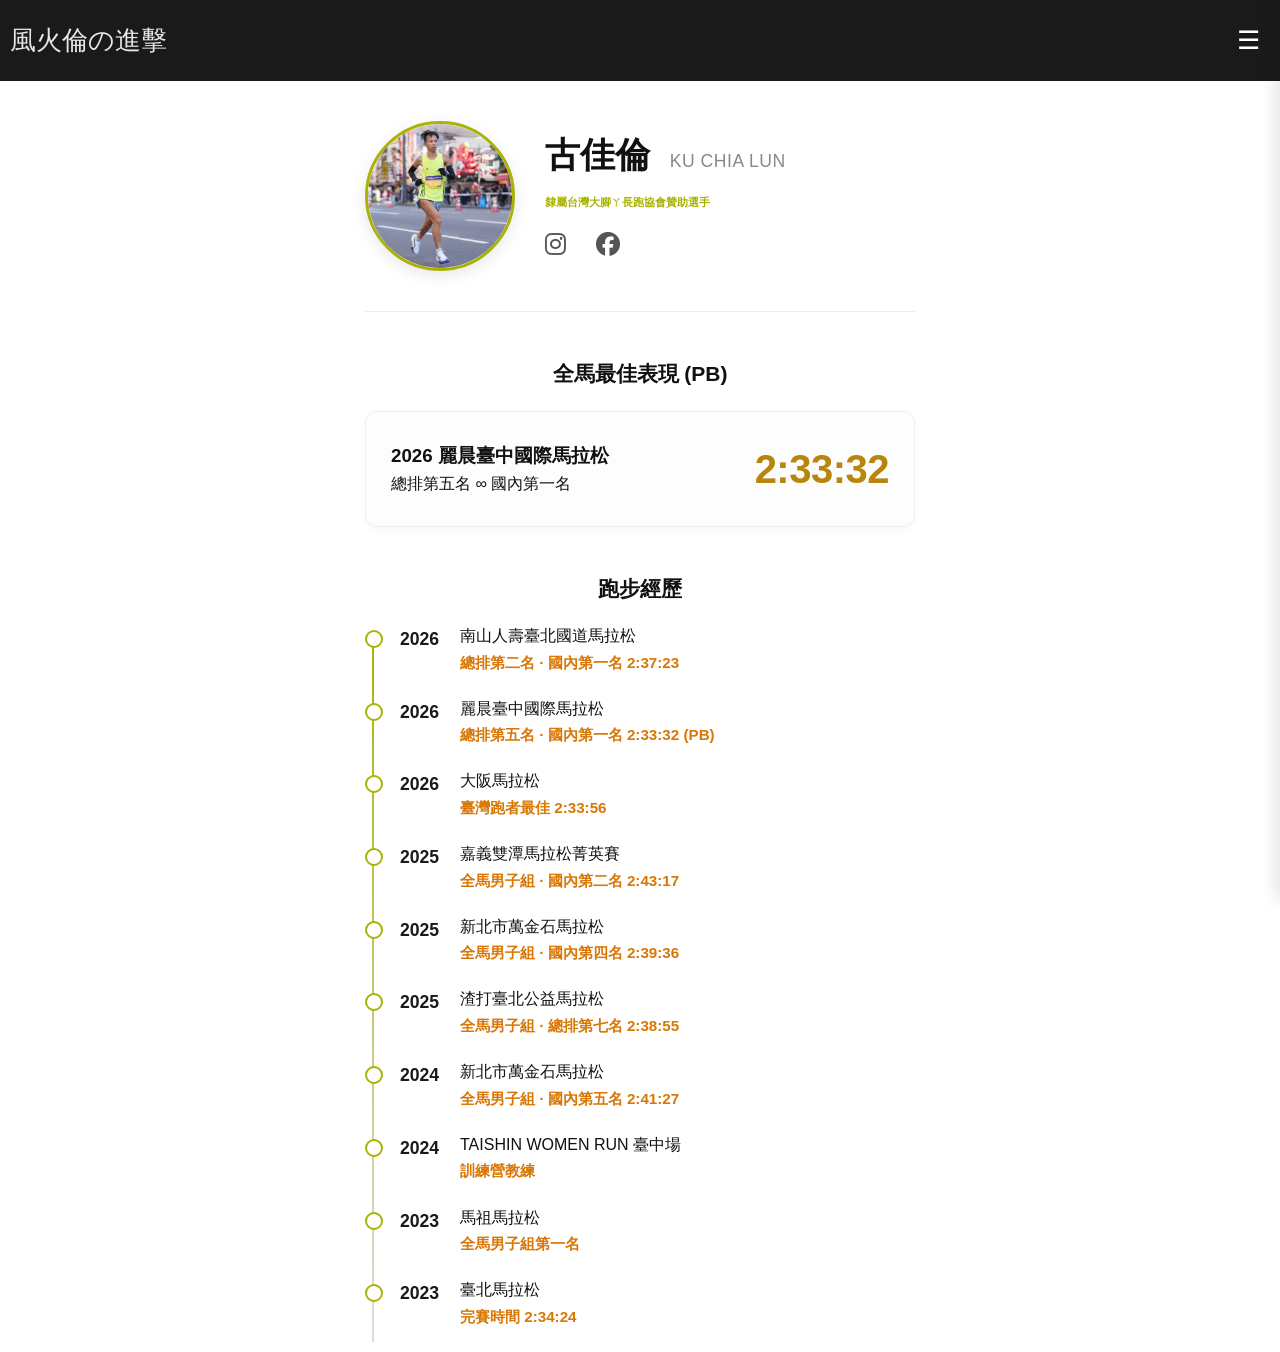
<file: coach.html>
<!DOCTYPE html>
<html lang="zh-Hant">

<head>
    <meta charset="UTF-8">
    <meta name="viewport" content="width=device-width, initial-scale=1.0">
    <title>教練資歷 - 跑班訓練營</title>
    <!-- 引入 Font Awesome 圖標 -->
    <link rel="stylesheet" href="https://cdnjs.cloudflare.com/ajax/libs/font-awesome/6.4.0/css/all.min.css">
    <link rel="stylesheet" href="style.css">
</head>

<body>

    <div id="navBar"></div>
    <div id="sliderMenu"></div>
    <div class="overlay" id="overlay"></div>

    <section class="container">
        <!-- 教練個人主視覺 -->
        <header class="coach-profile">
            <div class="profile-image-wrapper">
                <img src="images/osaka2026.jpg" alt="古佳倫 KU CHIA LUN" class="profile-img">
            </div>
            <div class="coach-info">
                <h1>古佳倫 <span class="en-name">KU CHIA LUN</span></h1>
                <p class="affiliation">隸屬台灣大腳ㄚ長跑協會贊助選手</p>
                <div class="social-links">
                    <a href="https://www.instagram.com/kuchialun" target="_blank" title="Instagram"><i
                            class="fab fa-instagram"></i></a>
                    <a href="https://www.facebook.com/share/1C6DxMXzxu" target="_blank" title="Facebook"><i
                            class="fab fa-facebook"></i></a>
                </div>
            </div>
        </header>

        <!-- 全馬最佳表現 -->
        <div class="pb-section">
            <h2 class="section-title">全馬最佳表現 (PB)</h2>
            <div class="pb-card">
                <div class="pb-detail">
                    <h3>2026 麗晨臺中國際馬拉松</h3>
                    <p>總排第五名 ∞ 國內第一名</p>
                </div>
                <div class="pb-time">2:33:32</div>
            </div>
        </div>

        <!-- 跑步經歷清單 -->
        <div class="experience-section">
            <h2 class="section-title">跑步經歷</h2>
            <ul class="exp-list">
                <li>
                    <span class="year">2026</span>
                    <div class="desc">南山人壽臺北國道馬拉松<br><small>總排第二名 · 國內第一名 2:37:23</small></div>
                </li>
                <li>
                    <span class="year">2026</span>
                    <div class="desc">麗晨臺中國際馬拉松<br><small>總排第五名 · 國內第一名 2:33:32 (PB)</small></div>
                </li>
                <li>
                    <span class="year">2026</span>
                    <div class="desc">大阪馬拉松<br><small>臺灣跑者最佳 2:33:56</small></div>
                </li>
                <li>
                    <span class="year">2025</span>
                    <div class="desc">嘉義雙潭馬拉松菁英賽<br><small>全馬男子組 · 國內第二名 2:43:17</small></div>
                </li>
                <li>
                    <span class="year">2025</span>
                    <div class="desc">新北市萬金石馬拉松<br><small>全馬男子組 · 國內第四名 2:39:36</small></div>
                </li>
                <li>
                    <span class="year">2025</span>
                    <div class="desc">渣打臺北公益馬拉松<br><small>全馬男子組 · 總排第七名 2:38:55</small></div>
                </li>
                <li>
                    <span class="year">2024</span>
                    <div class="desc">新北市萬金石馬拉松<br><small>全馬男子組 · 國內第五名 2:41:27</small></div>
                </li>
                <li>
                    <span class="year">2024</span>
                    <div class="desc">TAISHIN WOMEN RUN 臺中場<br><small>訓練營教練</small></div>
                </li>
                <li>
                    <span class="year">2023</span>
                    <div class="desc">馬祖馬拉松<br><small>全馬男子組第一名</small></div>
                </li>
                <li>
                    <span class="year">2023</span>
                    <div class="desc">臺北馬拉松<br><small>完賽時間 2:34:24</small></div>
                </li>
            </ul>
        </div>
    </section>
    <script src="script.js"></script>
</body>

</html>
</file>
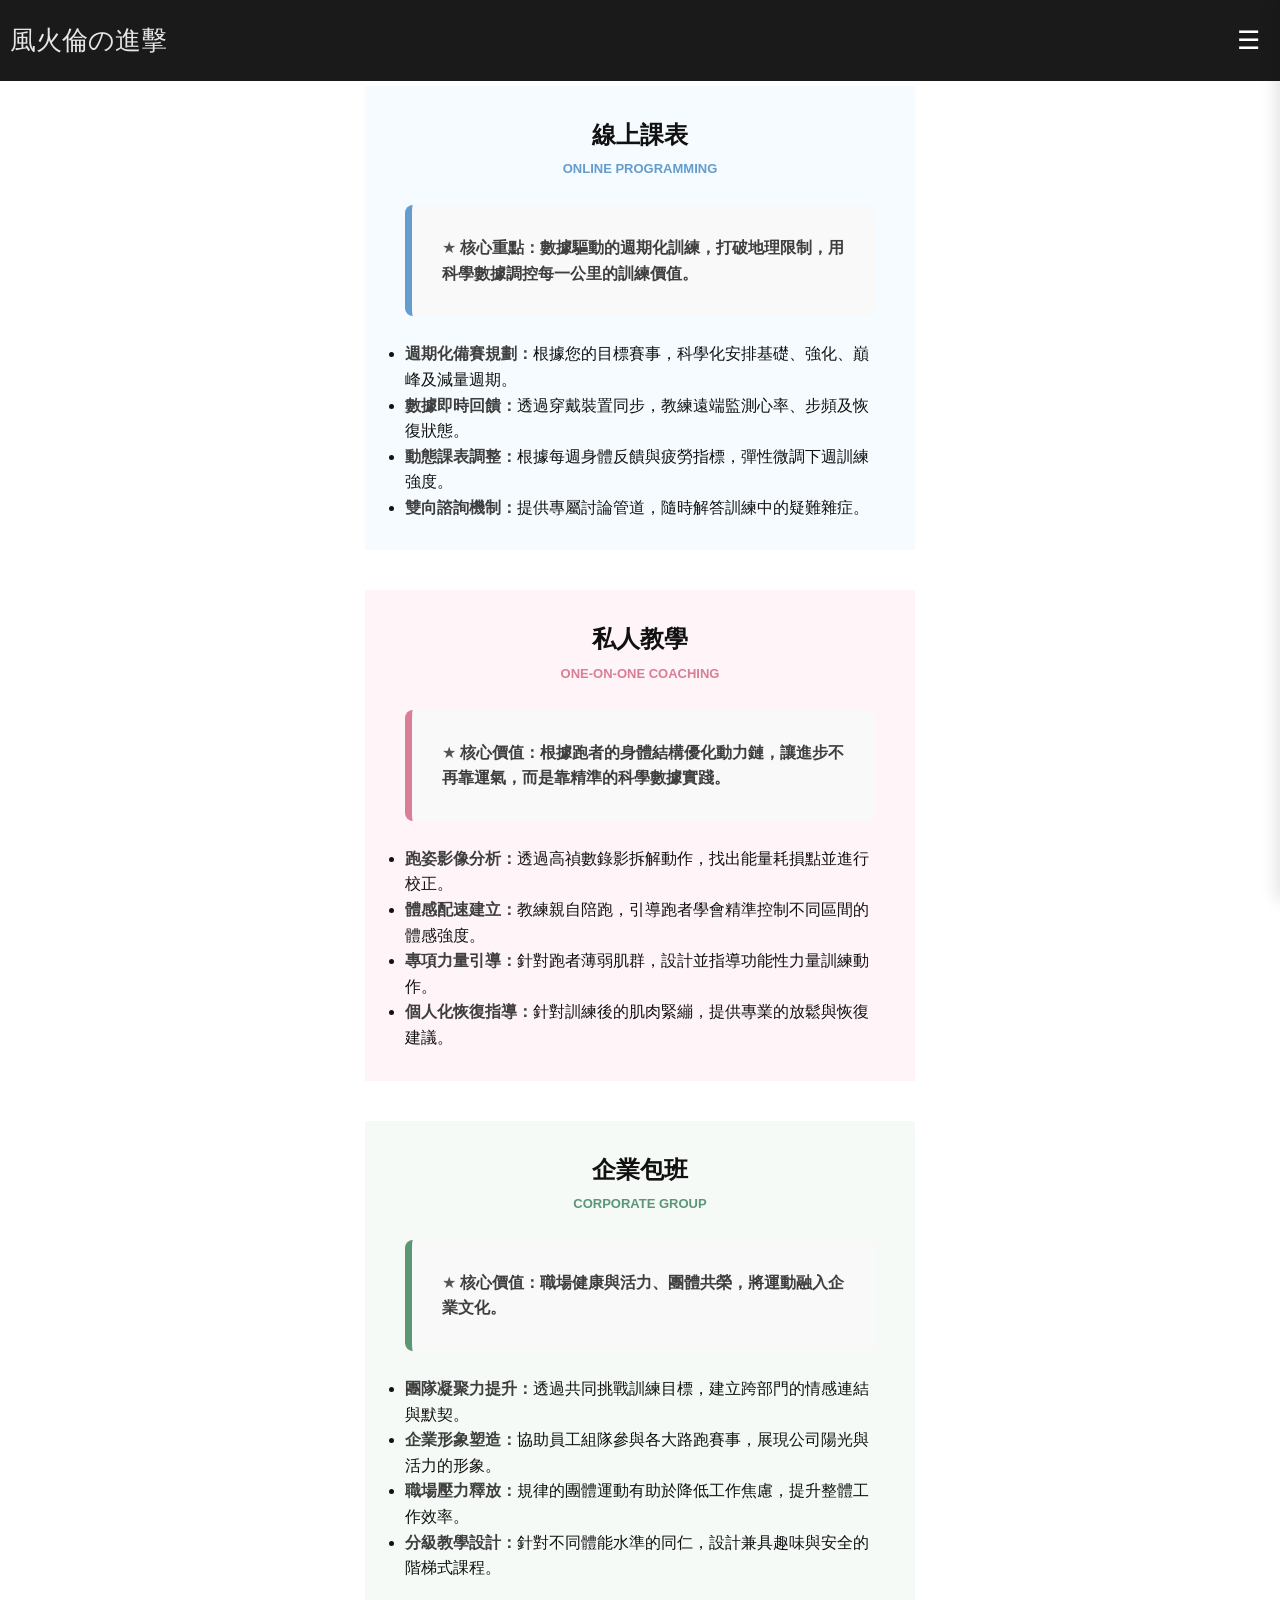
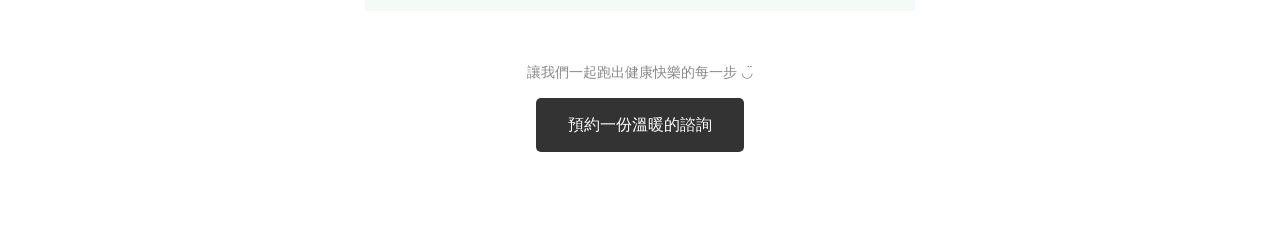
<file: courses.html>
<!DOCTYPE html>
<html lang="zh-Hant">

<head>
    <meta charset="UTF-8">
    <meta name="viewport" content="width=device-width, initial-scale=1.0">
    <title>課程簡介 - 跑者服務中心</title>
    <link rel="stylesheet" href="style.css">
</head>

<body>

        <div id="navBar"></div>
    <div id="sliderMenu"></div>
    <div class="overlay" id="overlay"></div>

    <section class="container">
        <div class="block-wrapper online">
            <div class="container">
                <h2>線上課表</h2>
                <p class="subtitle">ONLINE PROGRAMMING</p>
                <div class="card">
                    ★ <span class="core-text">核心重點：數據驅動的週期化訓練，打破地理限制，用科學數據調控每一公里的訓練價值。</span>
                </div>
                <ul>
                    <li><span class="bold-item">週期化備賽規劃：</span>根據您的目標賽事，科學化安排基礎、強化、巔峰及減量週期。</li>
                    <li><span class="bold-item">數據即時回饋：</span>透過穿戴裝置同步，教練遠端監測心率、步頻及恢復狀態。</li>
                    <li><span class="bold-item">動態課表調整：</span>根據每週身體反饋與疲勞指標，彈性微調下週訓練強度。</li>
                    <li><span class="bold-item">雙向諮詢機制：</span>提供專屬討論管道，隨時解答訓練中的疑難雜症。</li>
                </ul>
            </div>
        </div>

        <div class="block-wrapper private">
            <div class="container">
                <h2>私人教學</h2>
                <p class="subtitle">ONE-ON-ONE COACHING</p>
                <div class="card">
                    ★ <span class="core-text">核心價值：根據跑者的身體結構優化動力鏈，讓進步不再靠運氣，而是靠精準的科學數據實踐。</span>
                </div>
                <ul>
                    <li><span class="bold-item">跑姿影像分析：</span>透過高禎數錄影拆解動作，找出能量耗損點並進行校正。</li>
                    <li><span class="bold-item">體感配速建立：</span>教練親自陪跑，引導跑者學會精準控制不同區間的體感強度。</li>
                    <li><span class="bold-item">專項力量引導：</span>針對跑者薄弱肌群，設計並指導功能性力量訓練動作。</li>
                    <li><span class="bold-item">個人化恢復指導：</span>針對訓練後的肌肉緊繃，提供專業的放鬆與恢復建議。</li>
                </ul>
            </div>
        </div>

        <div class="block-wrapper group">
            <div class="container">
                <h2>企業包班</h2>
                <p class="subtitle">CORPORATE GROUP</p>
                <div class="card">
                    ★ <span class="core-text">核心價值：職場健康與活力、團體共榮，將運動融入企業文化。</span>
                </div>
                <ul>
                    <li><span class="bold-item">團隊凝聚力提升：</span>透過共同挑戰訓練目標，建立跨部門的情感連結與默契。</li>
                    <li><span class="bold-item">企業形象塑造：</span>協助員工組隊參與各大路跑賽事，展現公司陽光與活力的形象。</li>
                    <li><span class="bold-item">職場壓力釋放：</span>規律的團體運動有助於降低工作焦慮，提升整體工作效率。</li>
                    <li><span class="bold-item">分級教學設計：</span>針對不同體能水準的同仁，設計兼具趣味與安全的階梯式課程。</li>
                </ul>
            </div>
        </div>

        <div class="footer">
            <p class="footer-msg">讓我們一起跑出健康快樂的每一步 ◡̈</p>
            <a href="form.html" class="btn" style="border-radius: 5px ; display: inline-block">預約一份溫暖的諮詢</a>
        </div>
    </section>
    <script src="script.js"></script>
</body>

</html>
</file>
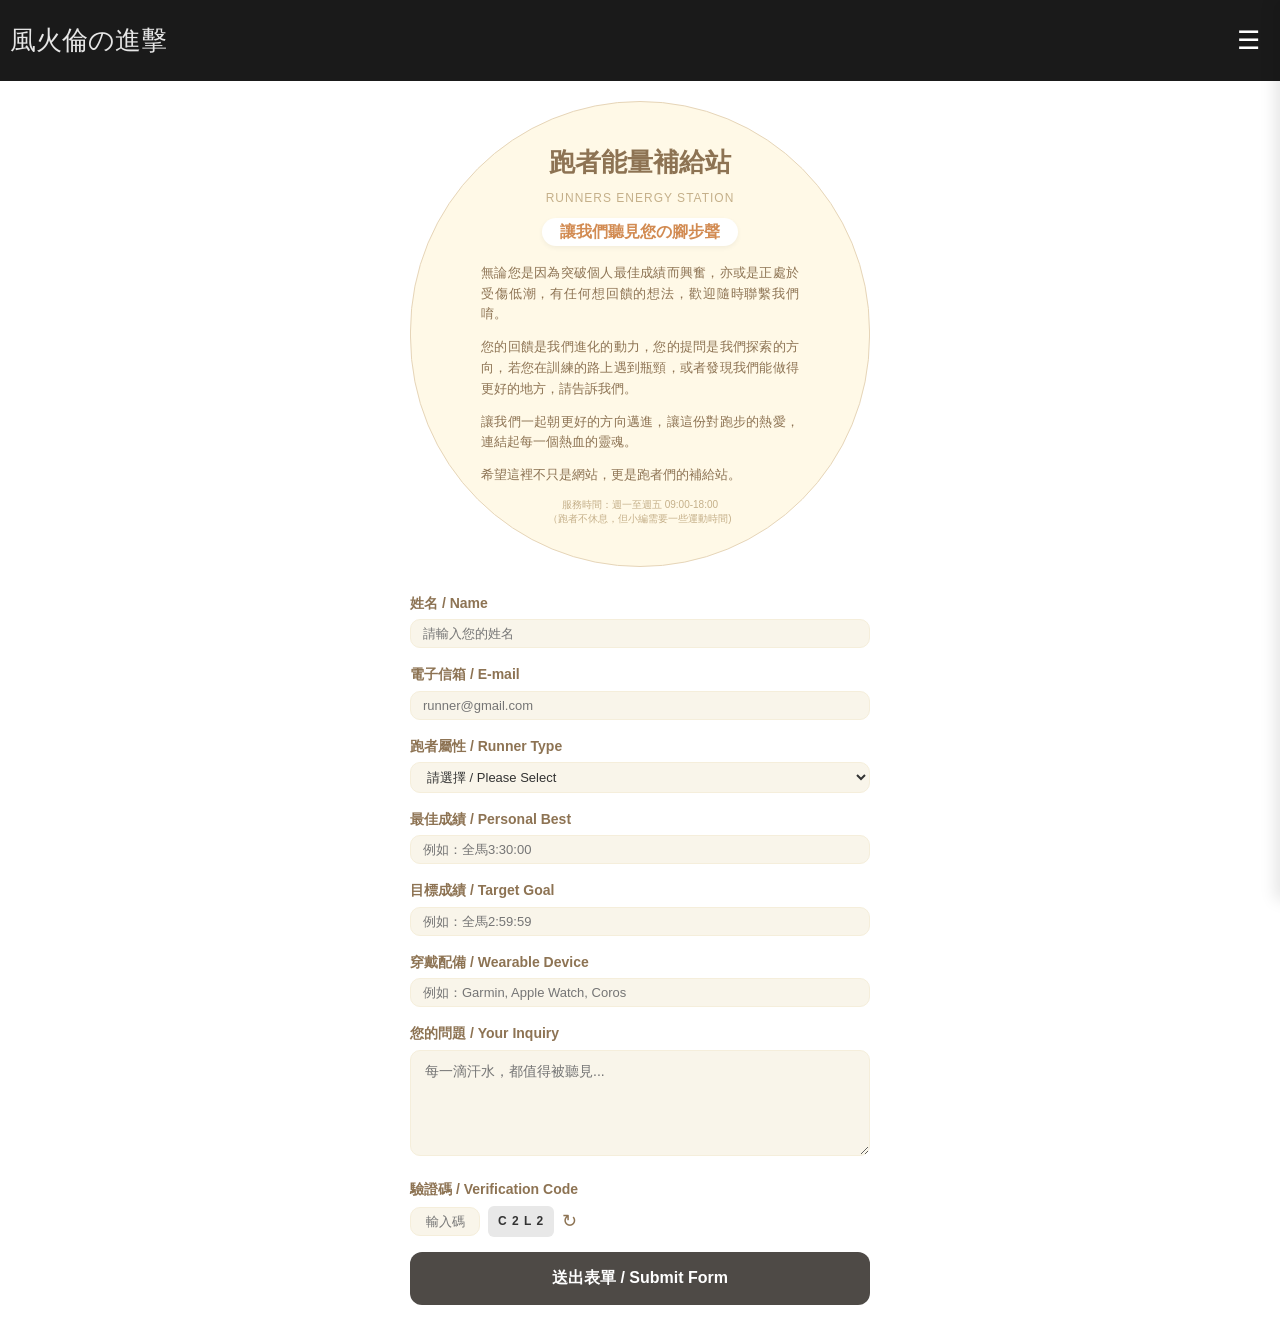
<file: form.html>
<!DOCTYPE html>
<html lang="zh-Hant">
<head>
    <meta charset="UTF-8">
    <meta name="viewport" content="width=device-width, initial-scale=1.0">
    <link rel="stylesheet" href="https://cdnjs.cloudflare.com/ajax/libs/font-awesome/6.4.0/css/all.min.css">
    <link rel="stylesheet" href="style.css">
    <title>跑者能量補給站</title>
    <style>
        body {
            font-family: "Microsoft JhengHei", sans-serif;
            margin: 0;
            background-color: #ffffff;
            color: #8D7353;
        }

        .nav-bar {
            background-color: #333;
            display: flex;
            justify-content: space-around;
            padding: 12px 0;
            text-align: center;
        }
        .nav-bar a {
            text-decoration: none;
            color: white;
            display: flex;
            flex-direction: column;
        }
        .nav-bar .cn { font-size: 16px; font-weight: bold; }
        .nav-bar .en { font-size: 10px; opacity: 0.9; margin-top: 2px; text-transform: uppercase; }

        .main-container {
            max-width: 500px;
            margin: 0 auto;
            padding: 20px;
        }

        .stadium-header {
            background-color: #FFF9E7;
            border: 1px solid #E6D5B8;
            border-radius: 250px; 
            padding: 40px 70px;  
            text-align: center;
            margin-bottom: 25px;
        }
        
        .title-main { font-size: 26px; font-weight: bold; margin: 0; }
        
        .title-sub-en { 
            font-size: 12px; 
            letter-spacing: 1px; 
            margin: 5px 0 10px 0; 
            color: #C5B08A; 
            text-transform: uppercase;
            white-space: nowrap; 
        }
        
        .highlight-box {
            background-color: #ffffff;
            color: #D28B52;
            padding: 6px 18px; 
            border-radius: 25px;
            display: inline-block;
            font-weight: bold;
            font-size: 16px; 
            box-shadow: 0 2px 5px rgba(0,0,0,0.05);
            margin-bottom: 5px;
            line-height: 1;
        }

        .description {
            font-size: 13px;
            text-align: justify;
            margin: 0 auto;
            color: #8D7353;
            line-height: 1.6;
        }
        .description p { margin: 12px 0; }

        .service-time {
            font-size: 10px;
            color: #C5B08A;
            margin-top: 10px; 
            line-height: 1.4;
        }

        .form-group { margin-bottom: 15px; }
        .form-label { font-weight: bold; font-size: 14px; margin-bottom: 5px; display: block; color: #8D7353; }
        
        .input-box {
            width: 100%;
            padding: 6px 12px; 
            border: 1px solid #F5EEDB;
            background-color: #F9F5EA; 
            border-radius: 10px;
            box-sizing: border-box;
            color: #333;
            font-size: 13px;
        }
        
        .input-box-large {
            padding: 12px 14px;
            font-size: 14px;
        }

        /* 驗證碼區塊：距離縮短至合適位置 */
        .captcha-container {
            display: flex;
            align-items: center;
            gap: 8px; /* 調整為更接近的距離 */
        }
        .captcha-input {
            width: 70px !important;
            padding: 6px 8px !important;
            text-align: center;
        }
        .captcha-display {
            background-color: #E8E8E8; 
            padding: 6px 10px; 
            border-radius: 6px;
            font-weight: bold;
            letter-spacing: 1px;
            color: #333;
            font-size: 12px;
        }
        .refresh-btn {
            font-size: 18px;
            color: #8D7353;
            cursor: pointer;
            border: none;
            background: none;
            padding: 0;
            display: flex;
            align-items: center;
        }

        .submit-btn {
            width: 100%;
            padding: 16px;
            background-color: #4E4A46;
            color: #fff;
            border: none;
            border-radius: 12px;
            cursor: pointer;
            font-size: 16px;
            font-weight: bold;
        }
    </style>
</head>
<body>
    <div id="navBar"></div>
    <div id="sliderMenu"></div>
    <div class="overlay" id="overlay"></div>

    <!-- <nav class="nav-bar">
        <a href="coach.html"><span class="cn">教練資歷</span><span class="en">Coach Profile</span></a>
        <a href="courses.html"><span class="cn">課程簡介</span><span class="en">Course</span></a>
        <a href="tools.html"><span class="cn">配速工具</span><span class="en">Pace Tool</span></a>
        <a href="training.html"><span class="cn">訓練日誌</span><span class="en">Training Log</span></a>
        <a href="match.html"><span class="cn">賽事日誌</span><span class="en">Race Log</span></a>
    </nav> -->

    <div class="main-container">
        <div class="stadium-header">
            <h1 class="title-main">跑者能量補給站</h1>
            <p class="title-sub-en">RUNNERS ENERGY STATION</p>
            
            <div class="highlight-box">讓我們聽見您の腳步聲</div>
            
            <div class="description">
                <p>無論您是因為突破個人最佳成績而興奮，亦或是正處於受傷低潮，有任何想回饋的想法，歡迎隨時聯繫我們唷。</p>
                <p>您的回饋是我們進化的動力，您的提問是我們探索的方向，若您在訓練的路上遇到瓶頸，或者發現我們能做得更好的地方，請告訴我們。</p>
                <p>讓我們一起朝更好的方向邁進，讓這份對跑步的熱愛，連結起每一個熱血的靈魂。</p>
                <p>希望這裡不只是網站，更是跑者們的補給站。</p>
            </div>

            <div class="service-time">
                服務時間：週一至週五 09:00-18:00<br>
                （跑者不休息，但小編需要一些運動時間)
            </div>
        </div>

        <form>
            <div class="form-group">
                <label class="form-label">姓名 / Name</label>
                <input type="text" class="input-box" placeholder="請輸入您的姓名">
            </div>

            <div class="form-group">
                <label class="form-label">電子信箱 / E-mail</label>
                <input type="email" class="input-box" placeholder="runner@gmail.com">
            </div>

            <div class="form-group">
                <label class="form-label">跑者屬性 / Runner Type</label>
                <select class="input-box">
                    <option value="">請選擇 / Please Select</option>
                    <option value="beginner">新手跑者 / Beginner Runner</option>
                    <option value="half">半馬跑者 / Half Marathoner</option>
                    <option value="full">全馬跑者 / Full Marathoner</option>
                    <option value="ultra">超馬/越野跑者 / Ultra & Trail Runner</option>
                </select>
            </div>

            <div class="form-group">
                <label class="form-label">最佳成績 / Personal Best</label>
                <input type="text" class="input-box" placeholder="例如：全馬3:30:00">
            </div>

            <div class="form-group">
                <label class="form-label">目標成績 / Target Goal</label>
                <input type="text" class="input-box" placeholder="例如：全馬2:59:59">
            </div>

            <div class="form-group">
                <label class="form-label">穿戴配備 / Wearable Device</label>
                <input type="text" class="input-box" placeholder="例如：Garmin, Apple Watch, Coros">
            </div>

            <div class="form-group">
                <label class="form-label">您的問題 / Your Inquiry</label>
                <textarea class="input-box input-box-large" rows="5" placeholder="每一滴汗水，都值得被聽見..."></textarea>
            </div>

            <div class="form-group">
                <label class="form-label">驗證碼 / Verification Code</label>
                <div class="captcha-container">
                    <input type="text" class="input-box captcha-input" placeholder="輸入碼">
                    <div class="captcha-display" id="captcha">C 2 L 2</div>
                    <button type="button" class="refresh-btn" onclick="refreshCaptcha()">↻</button>
                </div>
            </div>

            <button type="submit" class="submit-btn">送出表單 / Submit Form</button>
        </form>
    </div>

    <script>
        function refreshCaptcha() {
            const codes = ['C 2 L 2', 'R 8 T 4', 'P 9 X 1', 'M 5 K 7', 'A 3 Q 6'];
            const display = document.getElementById('captcha');
            display.innerText = codes[Math.floor(Math.random() * codes.length)];
        }
    </script>
    <script src="script.js"></script>
</body>
</html>
</file>
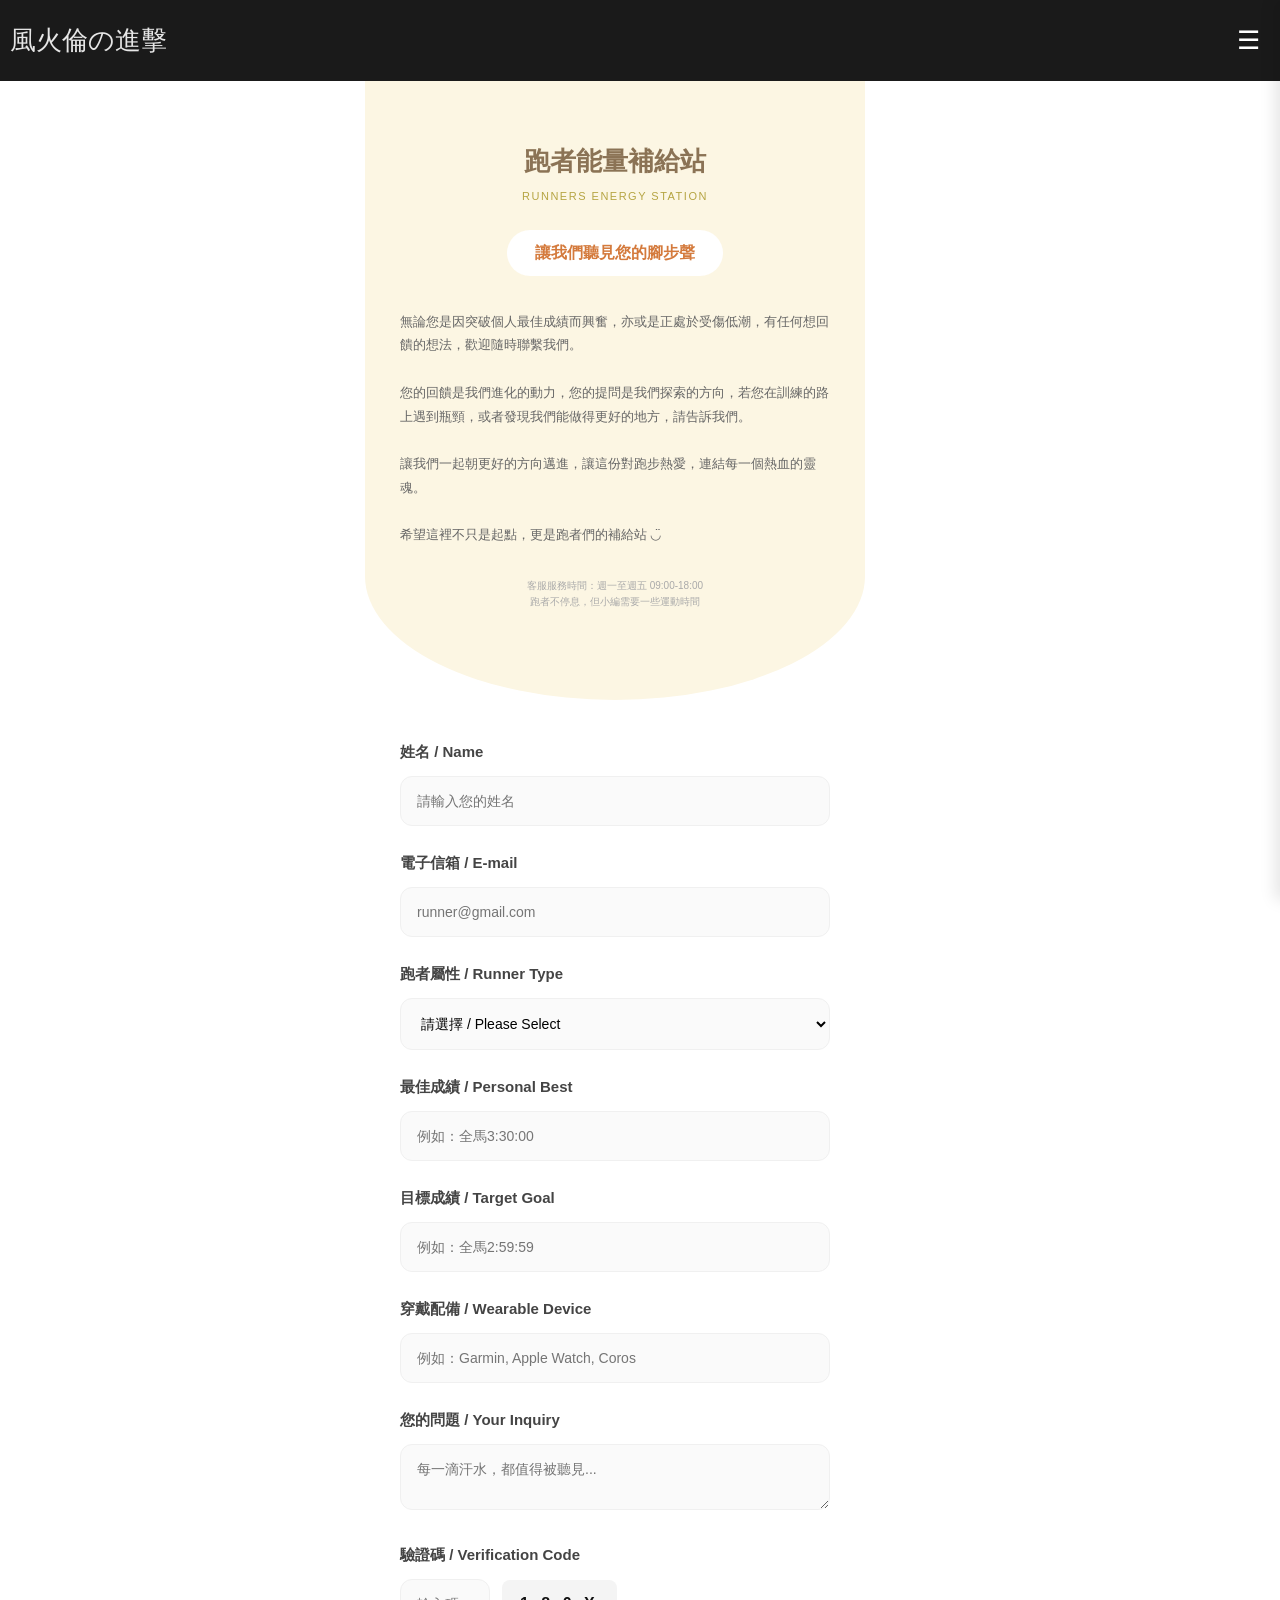
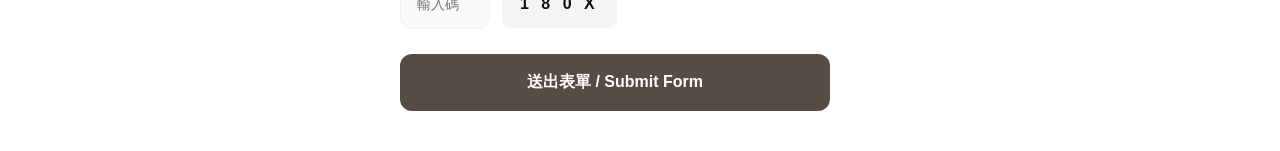
<file: training.html>
<!DOCTYPE html>
<html lang="zh-Hant">

<head>
    <meta charset="UTF-8">
    <meta name="viewport" content="width=device-width, initial-scale=1.0">
    <title>Runner Service Center</title>
    <style>

        
        /* 導覽列：深灰色 #333333 */
        .top-navbar {
            background-color: #333333;
            width: 100%;
            padding: 15px 0;
            position: sticky;
            top: 0;
            z-index: 1000;
        }
        .nav-inner {
            max-width: 500px;
            margin: 0 auto;
            display: flex;
            justify-content: space-around;
        }
        .nav-link {
            color: #ffffff;
            text-decoration: none;
            font-size: 14px;
        }

        /* 奶黃色拋物線頁首：完全依照圖 IMG_5595_15.jpg */
        .playground-header {
            background-color: #fcf6e3; 
            border-bottom-left-radius: 50% 20%; 
            border-bottom-right-radius: 50% 20%;
            padding: 60px 35px 90px 35px;
            text-align: center;
            width: 100%;
            max-width: 500px;
            box-sizing: border-box;
        }
        
        .title { color: #8b7355; font-size: 26px; font-weight: bold; margin: 0; }
        .en-subtitle { color: #b5a442; font-size: 11px; margin: 5px 0 25px 0; letter-spacing: 1.5px; }
        
        .cta-button {
            background-color: #ffffff;
            color: #d47a3c; 
            padding: 10px 28px;
            border-radius: 30px;
            font-weight: bold;
            display: inline-block;
            margin-bottom: 35px;
        }

        .copywriting {
            font-size: 12.5px;
            line-height: 1.9;
            color: #666666;
            text-align: left;
            margin-bottom: 30px;
        }

        .footer-info {
            font-size: 10px;
            color: #aaaaaa;
            line-height: 1.6;
        }

        /* 表單區域與配色 */
        .form-container { width: 100%; max-width: 500px; padding: 40px 35px; box-sizing: border-box; }
        .field { margin-bottom: 25px; }
        
        label { 
            display: block; 
            font-weight: bold; 
            margin-bottom: 12px; 
            color: #444444; 
            font-size: 15px;
        }
        
        input, select, textarea {
            width: 100%;
            padding: 16px;
            border: 1px solid #f0f0f0;
            border-radius: 12px;
            background-color: #fafafa;
            font-size: 14px;
            box-sizing: border-box;
        }

        /* 送出按鈕：深咖啡色 #554d44 */
        .submit-btn {
            width: 100%;
            background-color: #554d44;
            color: #ffffff;
            padding: 18px;
            border: none;
            border-radius: 12px;
            font-size: 16px;
            font-weight: bold;
            cursor: pointer;
        }

        .captcha-area { display: flex; align-items: center; gap: 12px; }
        .captcha-code { background: #f4f4f4; padding: 11px 18px; border-radius: 8px; font-weight: bold; letter-spacing: 4px; }
    </style>
    <link rel="stylesheet" href="style.css">
</head>

<body>

    <div id="navBar"></div>
    <div id="sliderMenu"></div>
    <div class="overlay" id="overlay"></div>

    <section class="container">
        <header class="playground-header">
            <h1 class="title">跑者能量補給站</h1>
            <div class="en-subtitle">RUNNERS ENERGY STATION</div>
            <div class="cta-button">讓我們聽見您的腳步聲</div>
            <div class="copywriting">
                無論您是因突破個人最佳成績而興奮，亦或是正處於受傷低潮，有任何想回饋的想法，歡迎隨時聯繫我們。<br><br>
                您的回饋是我們進化的動力，您的提問是我們探索的方向，若您在訓練的路上遇到瓶頸，或者發現我們能做得更好的地方，請告訴我們。<br><br>
                讓我們一起朝更好的方向邁進，讓這份對跑步熱愛，連結每一個熱血的靈魂。<br><br>
                希望這裡不只是起點，更是跑者們的補給站 ◡̈
            </div>
            <div class="footer-info">
                客服服務時間：週一至週五 09:00-18:00<br>
                跑者不停息，但小編需要一些運動時間
            </div>
        </header>

        <div class="form-container">
            <div class="field">
                <label>姓名 / Name</label>
                <input type="text" placeholder="請輸入您的姓名">
            </div>

            <div class="field">
                <label>電子信箱 / E-mail</label>
                <input type="email" placeholder="runner@gmail.com">
            </div>

            <div class="field">
                <label>跑者屬性 / Runner Type</label>
                <select>
                    <option value="">請選擇 / Please Select</option>
                    <option value="beginner">新手跑者 / Beginner Runner</option>
                    <option value="half-marathon">半馬跑者 / Half Marathon Runner</option>
                    <option value="marathon">全馬跑者 / Full Marathon Runner</option>
                    <option value="ultra-trail">超馬/越野跑者 / Ultra & Trail Runner</option>
                </select>
            </div>

            <div class="field">
                <label>最佳成績 / Personal Best</label>
                <input type="text" placeholder="例如：全馬3:30:00">
            </div>

            <div class="field">
                <label>目標成績 / Target Goal</label>
                <input type="text" placeholder="例如：全馬2:59:59">
            </div>

            <div class="field">
                <label>穿戴配備 / Wearable Device</label>
                <input type="text" placeholder="例如：Garmin, Apple Watch, Coros">
            </div>

            <div class="field">
                <label>您的問題 / Your Inquiry</label>
                <textarea placeholder="每一滴汗水，都值得被聽見..."></textarea>
            </div>

            <div class="field">
                <label>驗證碼 / Verification Code</label>
                <div class="captcha-area">
                    <input type="text" style="width: 90px;" placeholder="輸入碼">
                    <div class="captcha-code">1 8 0 X</div>
                </div>
            </div>

            <button type="button" class="submit-btn">送出表單 / Submit Form</button>
        </div>
    </section>

    <script src="script.js"></script>
</body>

</html>
</file>
<file: style.css>
:root {
           --primary-color: #ffc107;
           /* 活力黃 */
           --accent-green: #a8b305;
           /* 深色螢光綠 (白底用) */
           --dark-color: #1a1a1a;
           --light-bg: #f8f9fa;
           --text-color: #333;
           --transition: all 0.3s ease;
           --white: #ffffff;
           --nav-bg: #333333;
           --bg-blue: #F5FBFE;
           --c-blue: #649ccd;
           --bg-pink: #FFF5F8;
           --c-pink: #D97E96;
           --bg-green: #F5FAF7;
           --c-green: #5c9676;
           --text-main: #3f3f3f;
           --text-card: #555555;
           --text-list: #514e4e0c;
           --text-white:rgb(230, 230, 230);
       }

       body {
           font-family: -apple-system, "Noto Sans TC", sans-serif;
           margin: 0;
           padding: 0;
           background-color: #ffffff;
           color: var(--text-main);
           line-height: 1.6;
       }

       /* 導覽列：透過 container 限制寬度解決按鈕過大與重疊問題 */
.navBar {
    display:flex;
    width: 100%;
    background: rgba(14, 14, 14, 0.95); /* 半透明深色背景 */
    backdrop-filter: blur(10px);        /* 模糊背後內容，增加質感 */
    justify-content: space-between;     /* 左右分開（Logo在左，選單在右） */
    color: #fff;
    padding: 15px 10px;                    /* 上下間距15px 左右0 */
    position: sticky;                   /* 關鍵：開啟黏貼定位 */
    top: 0;                             /* 黏在螢幕最上方不隨捲軸消失 */
    z-index: 5000;                       /* 確保層級夠高，不被內容遮擋 */
    box-shadow: 0 2px 10px rgba(0,0,0,0.1); /* 水平位移、垂直位移、模糊距離、擴散範圍(可省略)、顏色 */
    white-space: nowrap; /* 強制內容絕對不斷行 */
    align-items: center;                /* 垂直居中 */
}

#navBar {
    display:flex;
    position: sticky;                   /* 關鍵：開啟黏貼定位 */
    top: 0;                             /* 黏在螢幕最上方不隨捲軸消失 */
    justify-content: space-between;     /* 左右分開（Logo在左，選單在右） */
    align-items: center;                /* 垂直居中 */
    z-index: 5000;                       /* 確保層級夠高，不被內容遮擋 */

}


nav .container {
    display: flex;                      /* 彈性佈局 */
    justify-content: space-between;     /* 左右分開（Logo在左，選單在右） */
    align-items: center;                /* 垂直居中 */
}

.logo {
    font-size: 1.6rem;                  /* rem : 全名是 Root em，相對於根元素的比例,預設的根元素字體大小是 16px , 1.5rem = 16 *1.5 = 24px */
    font-weight: 500;                   /*  字體粗細：設為 800 (特粗)，讓 Logo 或重點文字更醒目 */
    color: var(--text-white);        /*  文字顏色：使用前面定義的變數，保持品牌色一致 */
    text-decoration: none;              /* 3. 移除裝飾：去掉超連結預設的「底線」，讓外觀更簡潔專業 */
}

/* 導航選單列表 */
nav ul {
    width: 60%;
    display: flex;                      /* 水平排列 */
    list-style: none;                   /* 移除預設黑點 */
    overflow-x: auto;                   /* 選項過多時支援左右滑動 */
    overflow-y: hidden;                 /* 禁止上下滑動 */
    white-space: nowrap;                /* 強制不換行 */
    flex: 0 0 auto;
    /* 針對不同瀏覽器隱藏捲軸（美化用） */
    scrollbar-width: none;              /* Firefox */
    -ms-overflow-style: none;           /* IE/Edge */
}

nav ul li a {
    color: #eee;
    text-decoration: none;
    padding: 8px 16px;
    font-size: 0.95rem;
    transition: var(--transition);
}

/* 當前頁面的發亮效果 (配合 JS 使用) */
nav ul li a.active {
    color: var(--primary-color);        /* 變成活力黃 */
    border-bottom: 2px solid var(--primary-color); /* 下方加底線 */
    font-weight: bold;
}

nav ul li a:hover { color: var(--primary-color); }

/* 漢堡選單圖示 (☰) */
.menu-toggle {
    font-size: 1.6rem;
    cursor: pointer; /* 滑鼠手指icon */
    padding: 5px 10px;
}

       /* 內容區塊排版：全部恢復 */
       .block-wrapper {
           padding: 30px 15px;
           margin: 40px 0 ;
       }

       .online {
           background-color: var(--bg-blue);
           margin-top: 5px;
       }

       .private {
           background-color: var(--bg-pink);
       }

       .group {
           background-color: var(--bg-green);
       }

       .container {
           max-width: 600px;
           margin: 0 auto;
           padding: 0 25px;
       }

       h2 {
           font-size: 24px;
           font-weight: 700;
           margin: 0 0 5px 0;
           text-align: center;
       }

       .subtitle {
           font-size: 13px;
           font-weight: 900;
           margin: 0 0 25px 0;
           text-transform: uppercase;
           text-align: center;
       }

       .online .subtitle {
           color: var(--c-blue);
       }

       .private .subtitle {
           color: var(--c-pink);
       }

       .group .subtitle {
           color: var(--c-green);
       }

       .card {
           background: #fff;
           padding: 22px 28px;
           border-radius: 10px;
           margin-bottom: 25px;
           border-left: 7px solid;
           font-size: 16px;
           color: var(--text-card);
           text-align: left;
       }

       .card .core-text {
           color: var(--text-main);
           font-weight: 900;
       }

       .online .card {
           border-left-color: var(--c-blue);
       }

       .private .card {
           border-left-color: var(--c-pink);
       }

       .group .card {
           border-left-color: var(--c-green);
       }

       /* 
        ul { list-style: none; padding: 0; margin: 0; text-align: left; }
        li { margin-bottom: 14px; font-size: 15px; line-height: 1.5; color: var(--text-list); display: flex; align-items: flex-start; }
         */
       /* 圓點修正：靠近文字並精準上色 */
       /* li::before { 
            content: "·"; 
            margin-right: 5px; 
            font-weight: 900; 
            font-size: 24px; 
            line-height: 1; 
        } */


       .online li::before {
           color: var(--c-blue);
       }

       .private li::before {
           color: var(--c-pink);
       }

       .group li::before {
           color: var(--c-green);
       }

       .bold-item {
           font-weight: bold;
           color: var(--text-main);
       }

       /* 頁尾位置上移 */
       .footer {
           padding: 10px 0 80px 0;
           text-align: center;
       }

       .footer-msg {
           color: #888888;
           font-size: 14px;
           margin-bottom: 15px;
       }

       .btn {
           display: inline-block;
           background-color: #333333;
           color: #ffffff !important;
           padding: 15px 75px;
           text-decoration: none;
           border-radius: 8px;
           font-weight: bold;
           font-size: 16px;
       }


       /* ==============================
   1. 基礎設定與重設
   ============================== */
       * {
           margin: 0;
           padding: 0;
           box-sizing: border-box;
           font-family: 'Noto Sans TC', sans-serif;
       }

       body {
           background-color: #fff;
           color: #111;
           overflow-x: hidden;
           line-height: 1.6;
       }

 

       /* ==============================
   3. 優惠條
   ============================== */
       .promo-bar {
           background: #f5f5f5;
           text-align: center;
           padding: 12px;
           font-size: 0.85rem;
           border-bottom: 1px solid #eee;
       }

       /* ==============================
   4. Hero 英雄視覺區
   ============================== */
       .hero {
           position: relative;
           height: 45vh;
           background: linear-gradient(rgba(0, 0, 0, 0.5), rgba(0, 0, 0, 0.5)),
               url('https://plus.unsplash.com/premium_photo-1727443897454-3bc4675d868c?q=80&w=987&auto=format&fit=crop&ixlib=rb-4.1.0&ixid=M3wxMjA3fDB8MHxwaG90by1wYWdlfHx8fGVufDB8fHx8fA%3D%3D');
           background-size: cover;
           background-position: center;
           display: flex;
           align-items: center;
           justify-content: center;
           text-align: center;
           padding: 0 20px;
       }

       .hero-content h1 {
           color: #fff;
           font-size: 2rem;
           font-weight: 400;
           margin-bottom: 15px;
           letter-spacing: -1px;
       }

       .hero-content p {
           color: rgba(255, 255, 255, 0.9);
           margin-bottom: 30px;
       }

       .hero-btns {
           display: flex;
           gap: 15px;
           justify-content: center;
           align-items: center;
       }

       /* ==============================
   5. 通用按鈕系統
   ============================== */
       .btn {
           padding: 12px 30px;
           border-radius: 50px;
           text-decoration: none;
           font-weight: 500;
           font-size: 1rem;
           transition: 0.3s;
           display: inline-block;
           border: 2px solid transparent;
       }

       .btn-dark {
           background: #111;
           color: #fff !important;
       }

       .btn-outline {
           background: transparent;
           color: #fff !important;
           border: 2px solid #fff;
       }

       .btn:hover {
           opacity: 0.8;
           transform: scale(1.05);
       }

       /* ==============================
   6. 內容區塊 (回到較貼邊的間距)
   ============================== */
       .section {
           padding: 40px 5%;
           /* 回到 5% 的邊距，減少留白 */
       }

       .section-title {
           font-size: 1.5rem;
           margin-bottom: 5px;
           font-weight: 500;
       }

       .grid-container {
           display: grid;
           grid-template-columns: repeat(auto-fit, minmax(280px, 1fr));
           gap: 20px;
       }

       .card {
           background: #f9f9f9;
           padding: 30px;
           border-radius: 8px;
       }


       .course-grid {
           display: grid;
           grid-template-columns: repeat(auto-fit, minmax(300px, 1fr));
           gap: 20px;
       }

       .course-item {
           /*background: #111; */
           color: #343434;
           padding: 10px 15px;
           border-radius: 8px;
           display: flex;
           flex-direction: column;
           justify-content: space-between;
           min-height: 280px;
       }

       .course-item h3 {
           font-size: 0.9rem;
           font-weight: normal;
           margin: 5px 0;
       }

       .course-info {
           padding: 0 10;
           /* 圖片已經有 margin 或 padding 了嗎？這裡控制文字的呼吸感 */
           display: flex;
           flex-direction: column;
           height: 100%;
           /* 確保內容區塊撐開 */
       }

       .course-info h3 {
           margin: 5px 0 5px 0;
           /* 增加標題與按鈕間的距離 */
       }

       .course-item img {
           width: 100%;
           /* 寬度撐滿卡片 */
           height: 430px;
           /* 強制設定統一高度，你可以根據需求調整數值 */
           object-fit: cover;
           /* 重要：自動裁切，保持比例不變形 */
           display: block;
           /* 移除圖片下方的微小間隙 */
           border-radius: 5px;
       }

       .course-info span {
           display: block;
           /* 確保它獨佔一行 */
           font-size: 1.3rem;
           /* 控制字體大小，可以改為 14px 或 1rem */
           font-weight: 400;
           /* 字體粗細：400 是常規，700 是粗體，900 是極粗 */
           color: #000000;
           /* 字體顏色，Nike 風格常用中灰色 */
           margin-bottom: 0px;
           /* 與下方大標題的距離 */
           /* text-transform: uppercase; 如果有英文，強制轉大寫 */
       }

       .course-info .btn {
           /* 1. 核心修正：讓按鈕根據內容寬度縮放，不再撐滿 */
           display: inline-block;
           width: 40%;
           align-self: flex-start;
           /* 讓按鈕靠右對齊flex-end，置中center且寬度僅包圍文字 */

           /* 2. 調整內距：讓按鈕看起來更修長、俐落 */
           padding: 5px 5px;

           /* 3. 字體調整 */
           font-size: 0.9rem;
           font-weight: 700;

           /* 4. 如果你想讓它再小一點，可以設定寬度上限 */
           /* width: auto; */
           /* min-width: 120px; */

           margin-top: auto;
           /* 保持按鈕在底部對齊 */
       }

       /* ==============================
   7. 側邊欄
   ============================== */
       .sidebar {
           position: fixed;
           top: 0;
           right: 0;
           width: 300px;
           height: 100%;
           background: #fff;
           z-index: 5001;
           padding: 20px 30px;
           box-shadow: -5px 0 15px rgba(0, 0, 0, 0.1);
           transition: transform 0.3s ease-in-out;
           transform: translateX(100%);
           display: flex;
           flex-direction: column;
       }

       .sidebar.active {
           transform: translateX(0);
       }

       .sidebar-header {
           display: flex;
           justify-content: flex-end;
           margin-bottom: 30px;
       }

       .close-btn {
           font-size: 1.5rem;
           cursor: pointer;
       }

       .sidebar-links {
           list-style: none;
           flex-grow: 1;
       }

       .sidebar-links li {
           margin-bottom: 25px;
       }

       .sidebar-links li a {
           text-decoration: none;
           color: #111;
           font-size: 1.2rem;
           font-weight: 400;
           display: flex;
           justify-content: space-between;
           align-items: center;
       }

       .sidebar-links li a span {
           color: #ccc;
           font-size: 1.5rem;
       }

       .overlay {
           position: fixed;
           top: 0;
           left: 0;
           width: 100%;
           height: 100%;
           background: rgba(0, 0, 0, 0.4);
           z-index: 1500;
           display: none;
       }

       .overlay.active {
           display: block;
       }

       /* ==============================
   8. 廣告與手機適配
   ============================== */
       .ad-space {
           display: none;
           padding: 20px 5%;
       }

       .ad-placeholder {
           background: #f0f0f0;
           height: 100px;
           display: flex;
           align-items: center;
           justify-content: center;
           color: #999;
           font-size: 0.8rem;
           border-radius: 4px;
       }

       @media (max-width: 768px) {
           .nav-links {
               display: none;
           }

           .hero-content h1 {
               font-size: 2.2rem;
           }

           .hero-btns {
               flex-direction: column;
               width: 100%;
           }

           .btn {
               width: 80%;
               margin: 5px 0;
           }
       }

       body.no-scroll {
           overflow: hidden;
       }

       footer {
           /* position: fixed; */
           /* 固定定位：相對於瀏覽器視窗 */
           color: var(--white);
           bottom: 0;
           /* 貼齊最下面 */
           left: 0;
           width: 100%;
           height: 70px;
           background:var(--dark-color);
           z-index: 1000;
           /* 確保在最上層 */
       }


       /* body { font-family: -apple-system, "Noto Sans TC", sans-serif; margin: 0; background-color: #fff; color: #333; -webkit-font-smoothing: antialiased; }
        .container { max-width: 500px; margin: 0 auto; padding: 30px 24px; }
         */
       /* 個人資訊區塊 - 參考 IMG_5555_10.jpg */
       .profile-header {
           display: flex;
           align-items: center;
           gap: 24px;
           margin-bottom: 25px;
       }

       .avatar {
           width: 95px;
           height: 95px;
           border-radius: 50%;
           overflow: hidden;
           border: 1px solid #f0f0f0;
       }

       .avatar img {
           width: 100%;
           height: 100%;
           object-fit: cover;
       }

       .name-area h1 {
           margin: 0;
           font-size: 28px;
           font-weight: 800;
           display: flex;
           align-items: baseline;
           gap: 10px;
       }

       .en-name {
           font-size: 13px;
           color: #999;
           font-weight: 400;
           letter-spacing: 0.5px;
       }

       .affiliation {
           color: #b5a442;
           font-size: 11px;
           font-weight: bold;
           margin-top: 10px;
       }

       .social-links {
           margin-top: 15px;
           display: flex;
           gap: 15px;
       }

       .social-links img {
           width: 18px;
           height: 18px;
           opacity: 0.7;
       }

       /* 標題帶黃色底線 - 參考 IMG_5555_10.jpg */
       .section-title {
           font-size: 21px;
           font-weight: 800;
           margin: 45px 0 20px;
       }

       .section-title::after {
           content: "";
           display: block;
           width: 32px;
           margin-top: 10px;
           border-radius: 2px;
       }

       /* PB 卡片樣式 */
       .pb-card {
           border: 1px solid #eeeeee;
           border-radius: 16px;
           padding: 25px 28px;
           display: flex;
           justify-content: space-between;
           align-items: center;
           box-shadow: 0 4px 20px rgba(0, 0, 0, 0.02);
       }

       .pb-race {
           font-size: 14px;
           font-weight: bold;
           color: #333;
           margin-bottom: 6px;
       }

       .pb-rank {
           font-size: 12px;
           color: #888;
           letter-spacing: 0.2px;
       }

       .pb-time {
           font-size: 30px;
           color: #b5a442;
           font-weight: 800;
           letter-spacing: -0.5px;
       }

       /* 經歷時間軸細節 - 參考 IMG_5555_10.jpg */
       .timeline {
           list-style: none;
           padding: 0;
           margin: 35px 0 60px 10px;
           border-left: 1.5px solid #e0e0e0;
       }

       .timeline-item {
           position: relative;
           padding-left: 32px;
           margin-bottom: 28px;
       }

       /* 實心圓圈圖示 */
       .timeline-item::before {
           content: "";
           position: absolute;
           left: -7px;
           top: 6px;
           width: 10px;
           height: 10px;
           background: #fff;
           border: 2px solid #b5a442;
           border-radius: 50%;
       }

       .event-info {
           display: flex;
           flex-direction: column;
       }

       .year-race {
           display: flex;
           gap: 12px;
           align-items: baseline;
       }

       .year {
           font-weight: 800;
           font-size: 13px;
           color: #333;
           min-width: 35px;
       }

       .race-name {
           font-size: 13px;
           font-weight: 500;
           color: #333;
       }

       .achievement {
           font-size: 11px;
           color: #b5a442;
           font-weight: bold;
           margin-top: 5px;
           line-height: 1.4;
       }

       hr {
           border: 0;
           border-top: 1px solid #6e6e6e;
           margin: 20px 0;
       }


       /* --- 教練資歷：個人主視覺 --- */
       .coach-profile {
           display: flex;
           align-items: center;
           gap: 30px;
           padding: 40px 0;
           border-bottom: 1px solid #eee;
       }

       .profile-image-wrapper {
           flex-shrink: 0;
           width: 150px;
           height: 150px;
           overflow: hidden;
           border-radius: 50%;
           border: 3px solid var(--accent-green);
           box-shadow: 0 4px 15px rgba(0, 0, 0, 0.1);
       }

       .profile-img {
           width: 100%;
           height: 100%;
           object-fit: cover;
           /* 保持比例填滿 */

           /* 關鍵調整：將圖片顯示中心上移 */
           /* center 代表水平置中，20% 代表垂直位置（數字越小越往頭部靠攏） */
           object-position: center 70%;

           transition: var(--transition);
       }

       /* 如果滑鼠移上去想要有一點動態感，可以加這個 */
       .profile-image-wrapper:hover .profile-img {
           transform: scale(1.1);
           /* 輕微放大 */
       }

       .coach-info h1 {
           font-size: 2.2rem;
       }

       .en-name {
           font-size: 1.1rem;
           color: #888;
           margin-left: 10px;
       }

       .affiliation {
           color: var(--accent-green);
           font-weight: bold;
           margin: 10px 0;
       }

       .social-links a {
           color: #555;
           font-size: 1.5rem;
           margin-right: 15px;
           transition: var(--transition);
       }

       .social-links a:hover {
           color: var(--primary-color);
       }

       /* --- 教練資歷：PB 卡片 --- */
       .pb-card {
           background: #fdfdfd;
           padding: 25px;
           border-radius: 12px;
           display: flex;
           justify-content: space-between;
           align-items: center;
           border: 1px solid #eee;
           box-shadow: 0 4px 10px rgba(0, 0, 0, 0.03);
           margin-bottom: 30px;
       }

       .pb-time {
           font-size: 2.5rem;
           font-weight: 900;
           color: #b8860b;
           /* 深金色，確保白底清晰 */
       }

       /* --- 教練資歷：時間軸經歷清單 --- */
       .exp-list {
           list-style: none;
           padding: 0;
           position: relative;
       }

       .exp-list::before {
           content: '';
           position: absolute;
           left: 7px;
           top: 10px;
           bottom: 10px;
           width: 2px;
           background: linear-gradient(to bottom, var(--accent-green), #ddd);
       }

       .exp-list li {
           display: flex;
           position: relative;
           padding: 0 0 25px 35px;
       }

       .exp-list li::after {
           content: '';
           position: absolute;
           left: 0;
           top: 5px;
           width: 14px;
           height: 14px;
           background-color: #fff;
           border: 2px solid var(--accent-green);
           border-radius: 50%;
           z-index: 2;
       }

       .year {
           font-size: 1.1rem;
           font-weight: 800;
           color: #1a1a1a;
           /* 深色文字 */
           width: 60px;
           flex-shrink: 0;
       }

       .desc {
           line-height: 1.4;
       }

       .desc small {
           display: block;
           margin-top: 4px;
           color: #d97706;
           /* 琥珀橘色，白底對比度高 */
           font-size: 0.95rem;
           font-weight: 600;
       }
</file>
